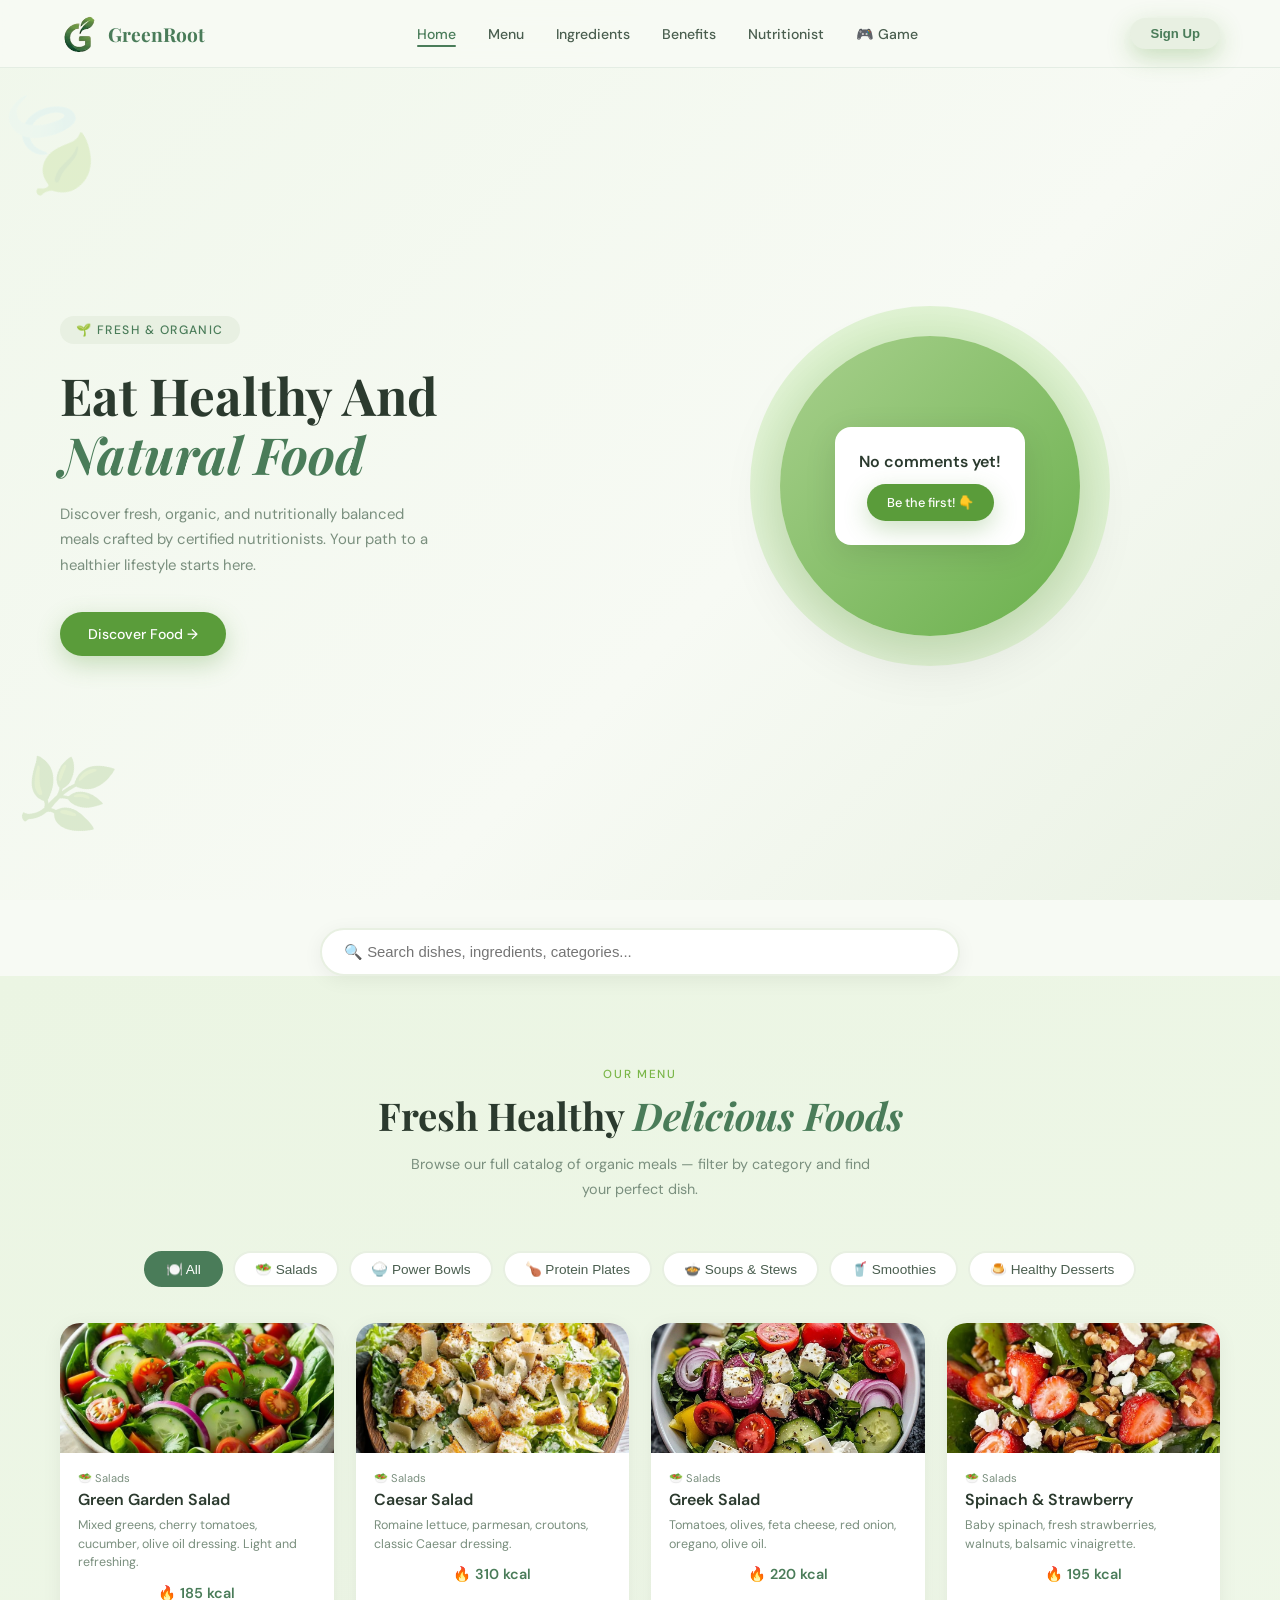
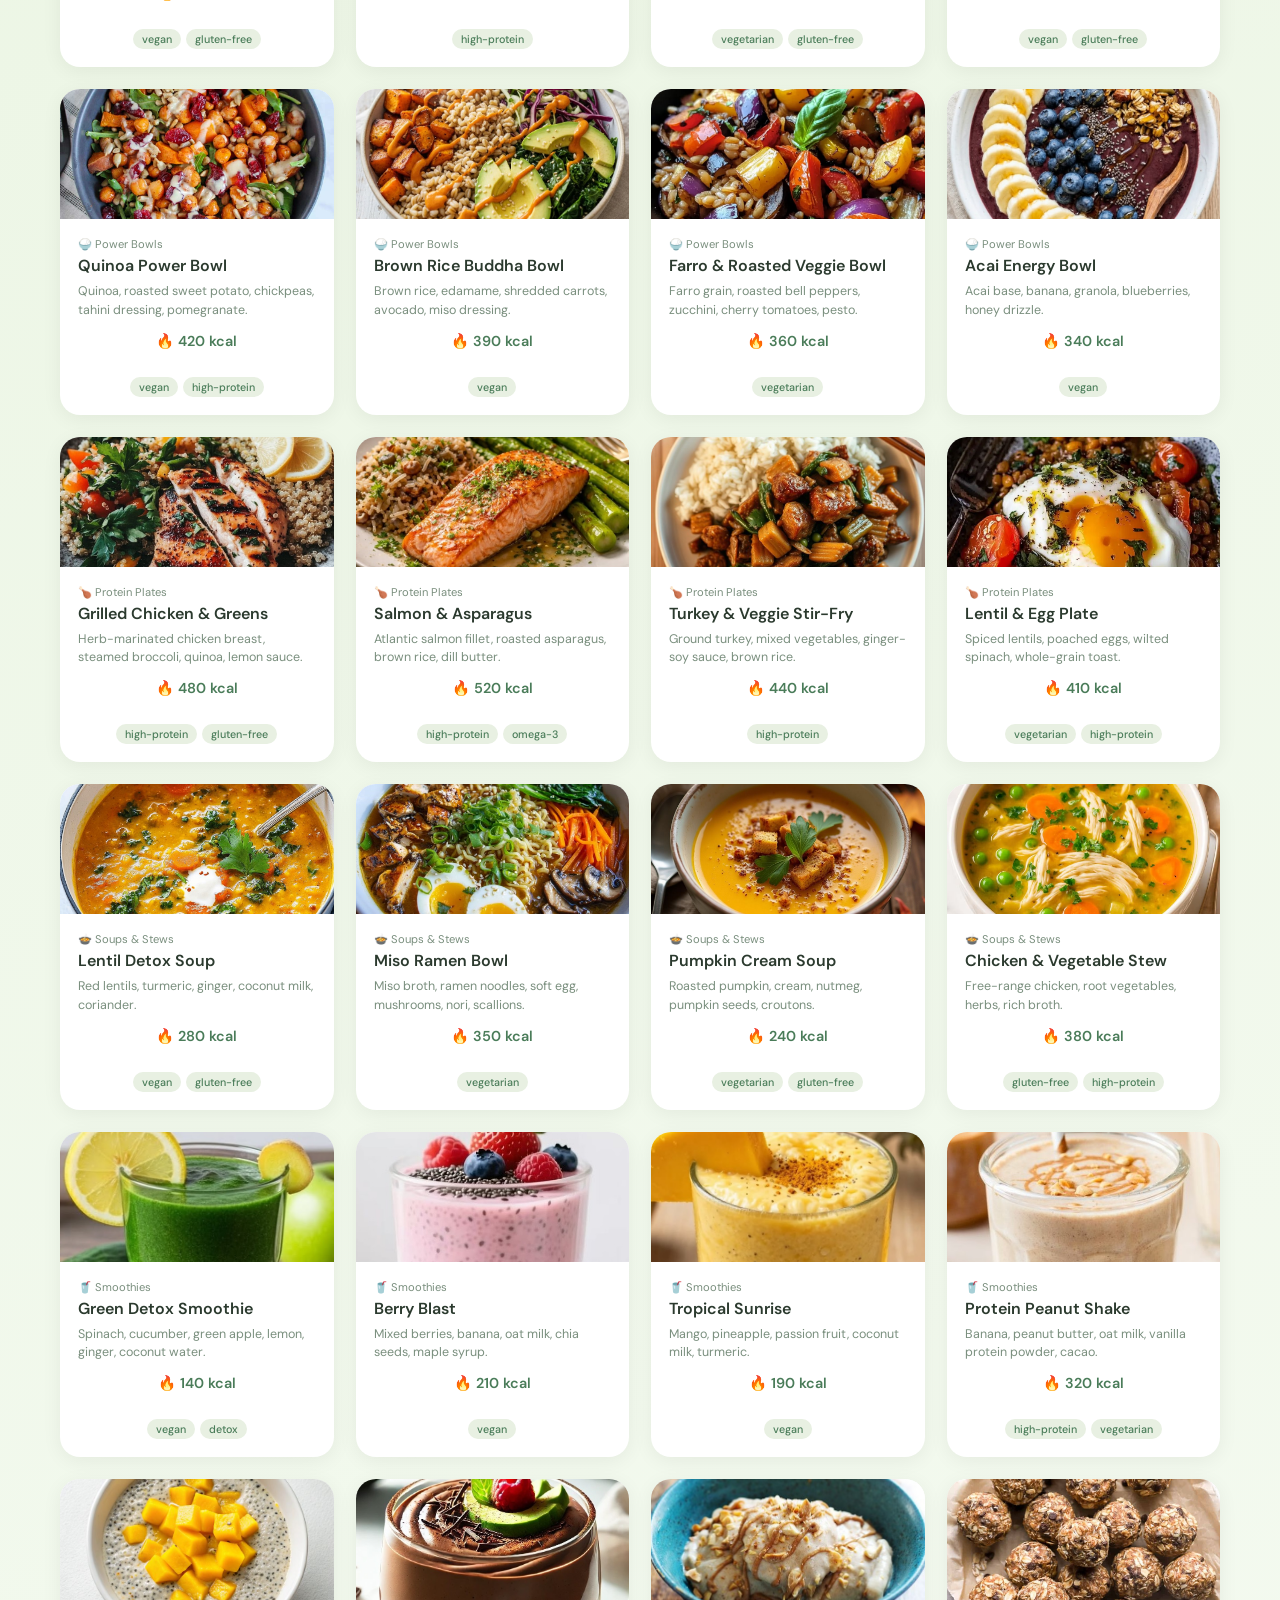
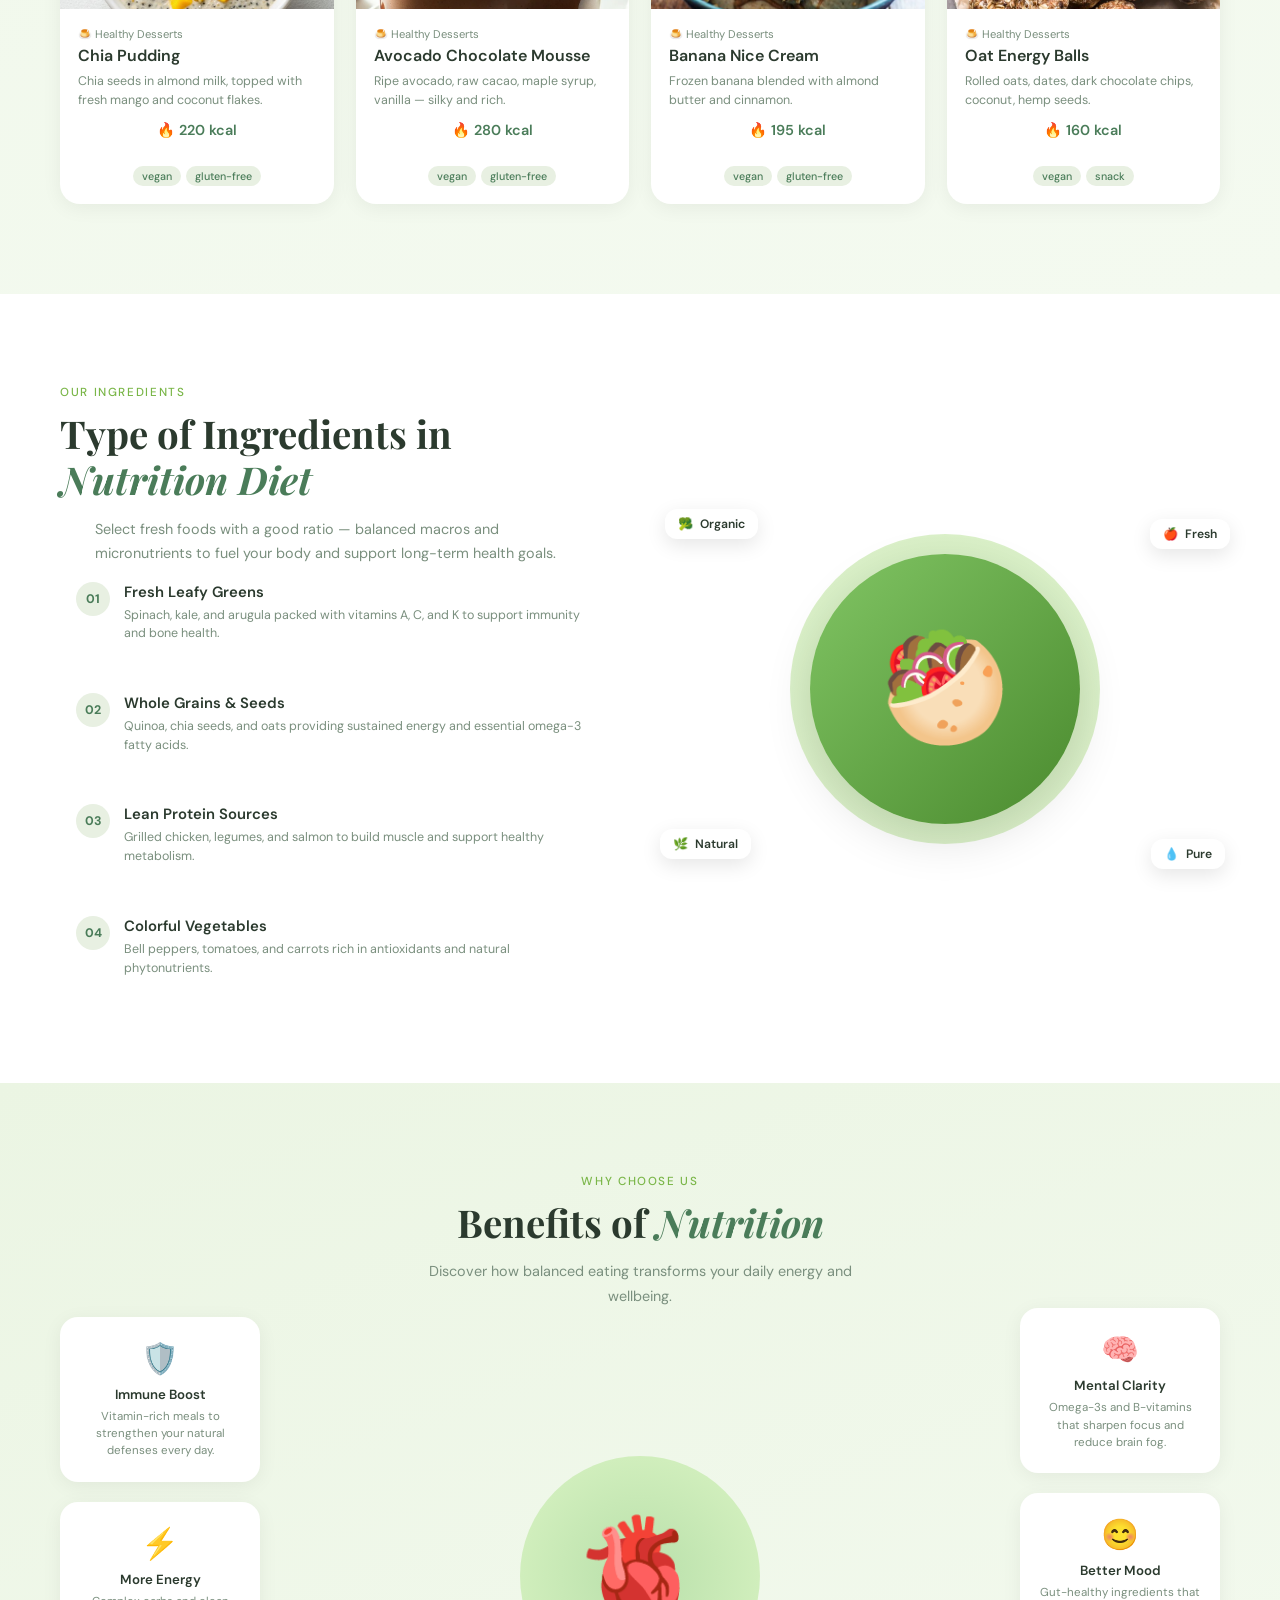
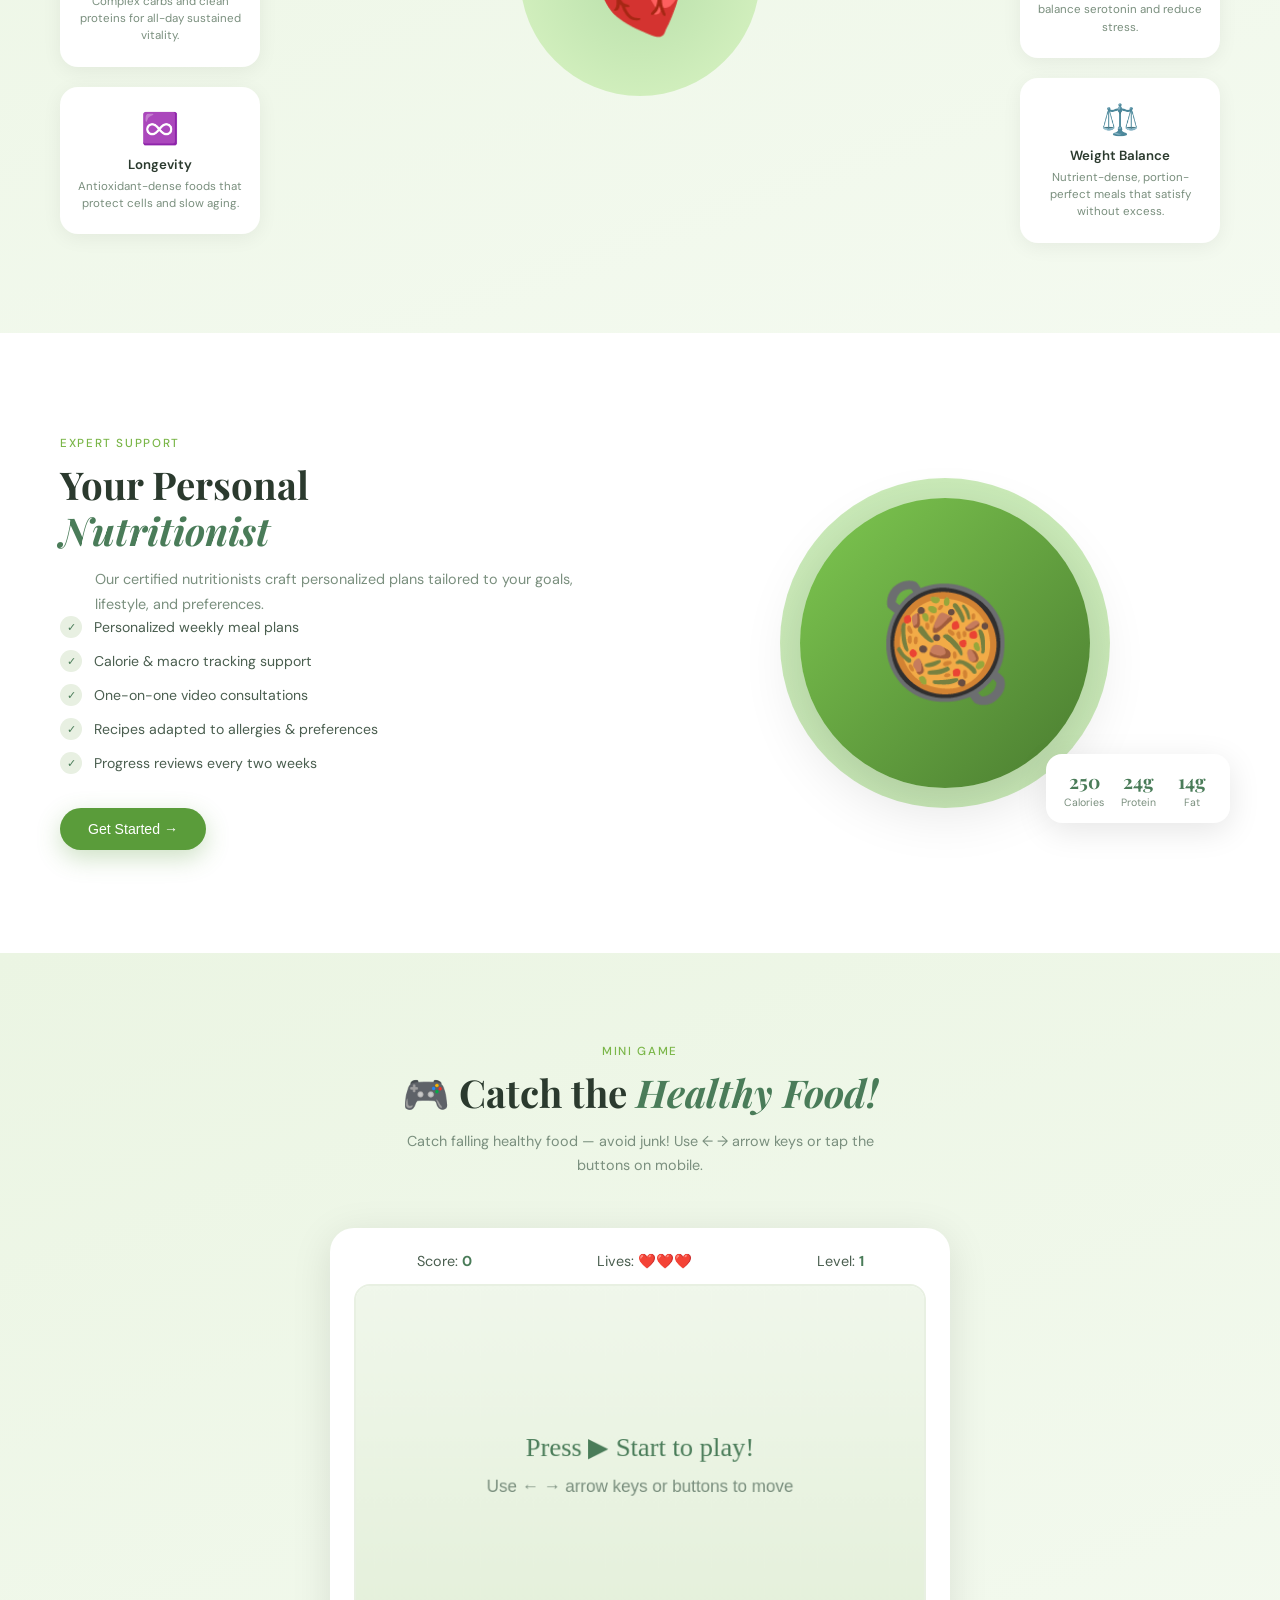
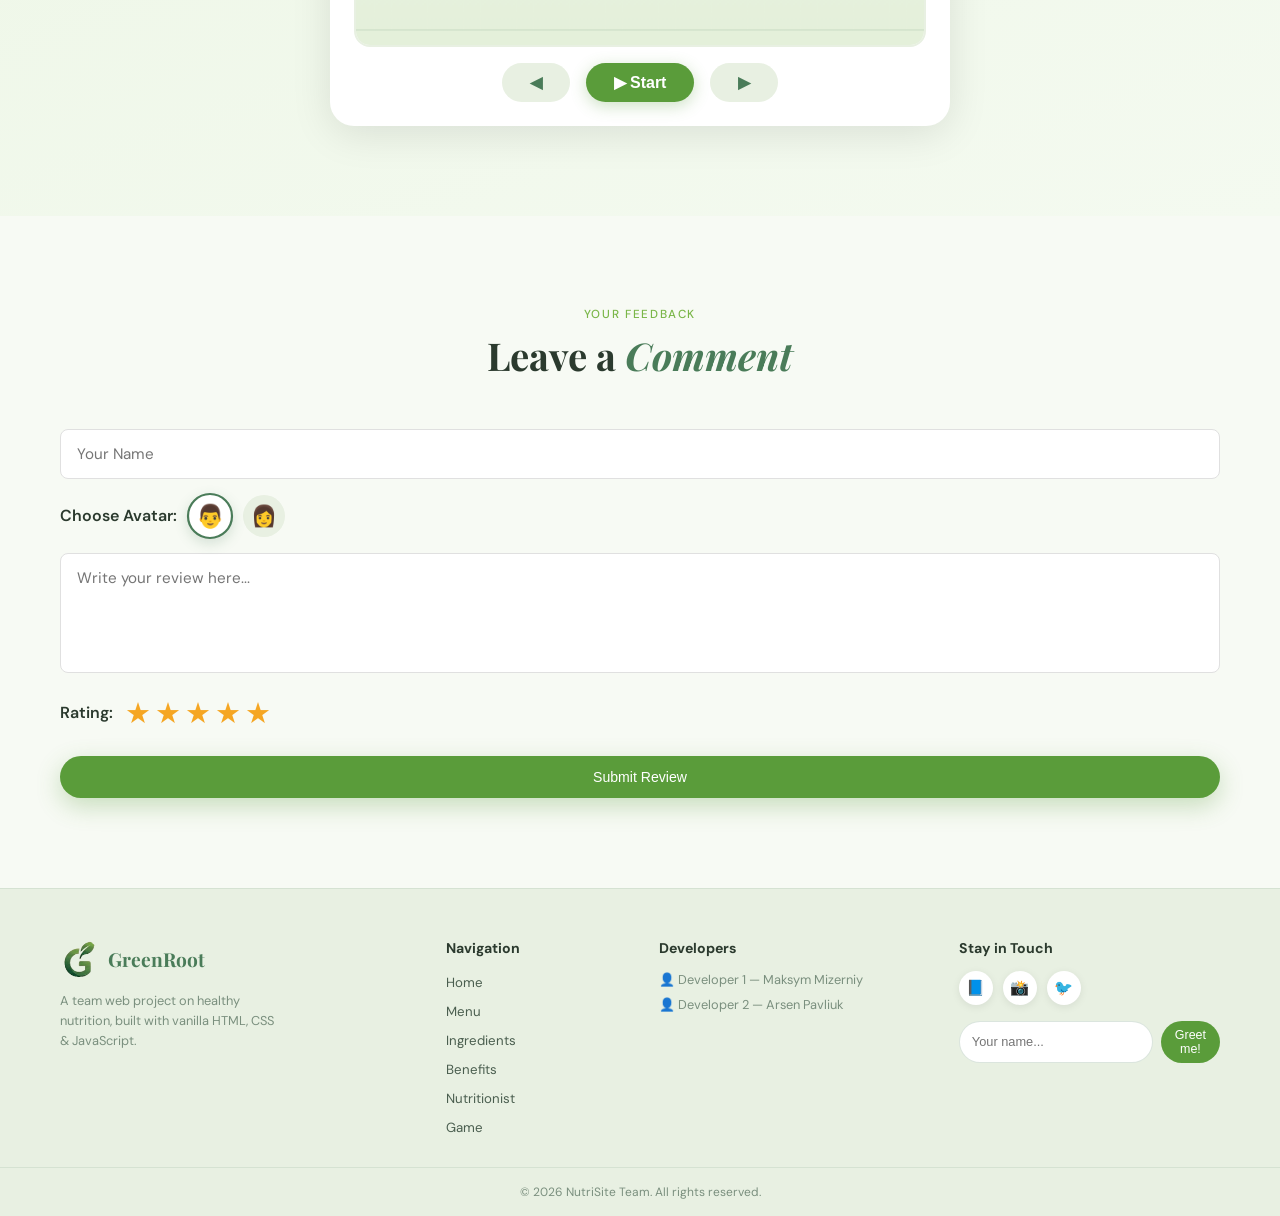
<file: index.html>
<!DOCTYPE html>
<html lang="en">
  <head>
    <meta charset="UTF-8" />
    <meta name="viewport" content="width=device-width, initial-scale=1.0" />
    <link rel="icon" type="image/png" href="images/logo-header.png?v=1" />
    <title>GreenRoot</title>
    <link
      href="https://fonts.googleapis.com/css2?family=Playfair+Display:ital,wght@0,400;0,600;0,700;1,400&family=DM+Sans:wght@300;400;500&display=swap"
      rel="stylesheet"
    />
    <link rel="stylesheet" href="css/style.css" />
  </head>
  <body>
    <nav id="navbar">
      <a href="#" class="logo">
        <span class="logo-icon">
          <img src="images/logo-header.png" alt="GreenRoot Logo" />
        </span>
        GreenRoot
      </a>

      <button class="hamburger" id="hamburger" aria-label="Toggle menu">
        <span></span><span></span><span></span>
      </button>

      <ul class="nav-links" id="nav-links">
        <li><a href="#hero" class="nav-link active">Home</a></li>
        <li><a href="#menu" class="nav-link">Menu</a></li>
        <li><a href="#ingredients" class="nav-link">Ingredients</a></li>
        <li><a href="#benefits" class="nav-link">Benefits</a></li>
        <li><a href="#nutritionist" class="nav-link">Nutritionist</a></li>
        <li><a href="#game" class="nav-link">🎮 Game</a></li>
      </ul>

      <div class="nav-user">
        <button id="openRegBtn" class="btn-primary" style="padding: 8px 20px">
          Sign Up
        </button>
      </div>
    </nav>

    <div id="greetBanner" class="greet-banner hidden">
      <span id="greetText"></span>
      <button
        onclick="document.getElementById('greetBanner').classList.add('hidden')"
      >
        ×
      </button>
    </div>

    <section id="hero">
      <span class="leaf leaf-tl">🍃</span>
      <span class="leaf leaf-bl">🌿</span>

      <div class="hero-content reveal">
        <span class="hero-tag">🌱 Fresh &amp; Organic</span>
        <h1 class="hero-title">Eat Healthy And<br /><em>Natural Food</em></h1>
        <p class="hero-desc">
          Discover fresh, organic, and nutritionally balanced meals crafted by
          certified nutritionists. Your path to a healthier lifestyle starts
          here.
        </p>
        <a href="#menu" class="btn-primary">Discover Food →</a>
      </div>

      <div class="hero-visual">
        <div class="hero-circle"></div>
        <div class="hero-plate">🥗</div>
        <div id="heroReviews"></div>
      </div>
    </section>

    <div class="search-section">
      <input
        type="text"
        id="searchInput"
        placeholder="🔍 Search dishes, ingredients, categories..."
      />
      <div id="searchResults" class="search-results hidden"></div>
    </div>

    <section id="menu">
      <div class="section-header reveal">
        <p class="section-label">Our Menu</p>
        <h2 class="section-title">Fresh Healthy <em>Delicious Foods</em></h2>
        <p class="section-sub">
          Browse our full catalog of organic meals — filter by category and find
          your perfect dish.
        </p>
      </div>
      <div class="cat-tabs" id="catTabs"></div>
      <div class="menu-grid" id="menuGrid">
        <div class="loading-spinner">Loading menu…</div>
      </div>
    </section>

    <section id="ingredients">
      <div>
        <p class="section-label reveal">Our Ingredients</p>
        <h2 class="section-title reveal">
          Type of Ingredients in<br /><em>Nutrition Diet</em>
        </h2>
        <p class="section-sub reveal">
          Select fresh foods with a good ratio — balanced macros and
          micronutrients to fuel your body and support long-term health goals.
        </p>
        <div class="ing-list">
          <div class="ing-item reveal">
            <span class="ing-num">01</span>
            <div class="ing-text">
              <h4>Fresh Leafy Greens</h4>
              <p>
                Spinach, kale, and arugula packed with vitamins A, C, and K to
                support immunity and bone health.
              </p>
            </div>
          </div>
          <div class="ing-item reveal">
            <span class="ing-num">02</span>
            <div class="ing-text">
              <h4>Whole Grains &amp; Seeds</h4>
              <p>
                Quinoa, chia seeds, and oats providing sustained energy and
                essential omega-3 fatty acids.
              </p>
            </div>
          </div>
          <div class="ing-item reveal">
            <span class="ing-num">03</span>
            <div class="ing-text">
              <h4>Lean Protein Sources</h4>
              <p>
                Grilled chicken, legumes, and salmon to build muscle and support
                healthy metabolism.
              </p>
            </div>
          </div>
          <div class="ing-item reveal">
            <span class="ing-num">04</span>
            <div class="ing-text">
              <h4>Colorful Vegetables</h4>
              <p>
                Bell peppers, tomatoes, and carrots rich in antioxidants and
                natural phytonutrients.
              </p>
            </div>
          </div>
        </div>
      </div>
      <div class="ing-visual reveal">
        <div class="ing-circle"></div>
        <div class="ing-bowl">🥙</div>
        <div class="badge badge-tl"><span>🥦</span> Organic</div>
        <div class="badge badge-tr"><span>🍎</span> Fresh</div>
        <div class="badge badge-bl"><span>🌿</span> Natural</div>
        <div class="badge badge-br"><span>💧</span> Pure</div>
      </div>
    </section>

    <section id="benefits">
      <div class="benefits-header reveal">
        <p class="section-label">Why Choose Us</p>
        <h2 class="section-title">Benefits of <em>Nutrition</em></h2>
        <p class="section-sub">
          Discover how balanced eating transforms your daily energy and
          wellbeing.
        </p>
      </div>
      <div class="benefits-grid">
        <div class="benefits-col">
          <div class="benefit-card reveal">
            <div class="benefit-icon">🛡️</div>
            <h4>Immune Boost</h4>
            <p>
              Vitamin-rich meals to strengthen your natural defenses every day.
            </p>
          </div>
          <div class="benefit-card reveal">
            <div class="benefit-icon">⚡</div>
            <h4>More Energy</h4>
            <p>
              Complex carbs and clean proteins for all-day sustained vitality.
            </p>
          </div>
          <div class="benefit-card reveal">
            <div class="benefit-icon">♾️</div>
            <h4>Longevity</h4>
            <p>Antioxidant-dense foods that protect cells and slow aging.</p>
          </div>
        </div>
        <div class="benefits-center reveal">
          <div class="heart-visual">🫀</div>
        </div>
        <div class="benefits-col">
          <div class="benefit-card reveal">
            <div class="benefit-icon">🧠</div>
            <h4>Mental Clarity</h4>
            <p>
              Omega-3s and B-vitamins that sharpen focus and reduce brain fog.
            </p>
          </div>
          <div class="benefit-card reveal">
            <div class="benefit-icon">😊</div>
            <h4>Better Mood</h4>
            <p>
              Gut-healthy ingredients that balance serotonin and reduce stress.
            </p>
          </div>
          <div class="benefit-card reveal">
            <div class="benefit-icon">⚖️</div>
            <h4>Weight Balance</h4>
            <p>
              Nutrient-dense, portion-perfect meals that satisfy without excess.
            </p>
          </div>
        </div>
      </div>
    </section>

    <section id="nutritionist">
      <div class="nutri-content">
        <p class="section-label reveal">Expert Support</p>

        <div id="nutriGuest">
          <h2 class="section-title reveal">
            Your Personal<br /><em>Nutritionist</em>
          </h2>
          <p class="section-sub reveal">
            Our certified nutritionists craft personalized plans tailored to
            your goals, lifestyle, and preferences.
          </p>
          <ul class="nutri-checklist">
            <li class="reveal">
              <span class="check-icon">✓</span> Personalized weekly meal plans
            </li>
            <li class="reveal">
              <span class="check-icon">✓</span> Calorie &amp; macro tracking
              support
            </li>
            <li class="reveal">
              <span class="check-icon">✓</span> One-on-one video consultations
            </li>
            <li class="reveal">
              <span class="check-icon">✓</span> Recipes adapted to allergies
              &amp; preferences
            </li>
            <li class="reveal">
              <span class="check-icon">✓</span> Progress reviews every two weeks
            </li>
          </ul>
          <button id="mainRegBtn" class="btn-primary">Get Started →</button>
        </div>

        <div id="nutriPersonal" class="hidden">
          <h2 class="section-title">
            <em id="userNameDisplay">Your</em> Personal Plan
          </h2>
          <p
            id="personalAdvice"
            class="section-sub"
            style="
              font-weight: 600;
              color: var(--green-primary);
              margin-bottom: 20px;
            "
          ></p>
          <div
            id="recommendedDishes"
            style="display: grid; gap: 14px; margin-bottom: 24px"
          ></div>

          <button
            id="resetUserBtn"
            class="btn-primary"
            style="
              background: transparent;
              color: var(--green-primary);
              border: 2px solid var(--green-primary);
              box-shadow: none;
            "
          >
            ✏️ Change Goal
          </button>
        </div>
      </div>

      <div class="nutri-visual reveal">
        <div class="nutri-circle"></div>
        <div class="nutri-bowl">🥘</div>
        <div class="nutri-stats">
          <div>
            <div class="stat-val" id="statCalories">250</div>
            <div class="stat-lbl">Calories</div>
          </div>
          <div>
            <div class="stat-val" id="statProtein">24g</div>
            <div class="stat-lbl">Protein</div>
          </div>
          <div>
            <div class="stat-val" id="statFat">14g</div>
            <div class="stat-lbl">Fat</div>
          </div>
        </div>
      </div>
    </section>

    <section id="game">
      <div class="section-header reveal">
        <p class="section-label">Mini Game</p>
        <h2 class="section-title">🎮 Catch the <em>Healthy Food!</em></h2>
        <p class="section-sub">
          Catch falling healthy food — avoid junk! Use ← → arrow keys or tap the
          buttons on mobile.
        </p>
      </div>
      <div class="game-wrapper reveal">
        <div class="game-hud">
          <span>Score: <strong id="gameScore">0</strong></span>
          <span>Lives: <strong id="gameLives">❤️❤️❤️</strong></span>
          <span>Level: <strong id="gameLevel">1</strong></span>
        </div>
        <canvas id="gameCanvas" width="600" height="380"></canvas>
        <div class="game-controls">
          <button class="game-btn" id="btnLeft">◀</button>
          <button class="game-btn" id="btnStart" onclick="startGame()">
            ▶ Start
          </button>
          <button class="game-btn" id="btnRight">▶</button>
        </div>
        <div id="gameOver" class="game-over hidden">
          <h3>Game Over!</h3>
          <p>Your score: <strong id="finalScore">0</strong></p>
          <button onclick="startGame()">Play Again</button>
        </div>
      </div>
    </section>

    <section id="reviews-form-section">
      <div class="section-header reveal">
        <p class="section-label">Your Feedback</p>
        <h2 class="section-title">Leave a <em>Comment</em></h2>
      </div>
      <div class="review-form-wrapper reveal">
        <input type="text" id="reviewName" placeholder="Your Name" />
        <div class="avatar-selector">
          <label>Choose Avatar:</label>
          <button class="avatar-btn active" data-avatar="👨">👨</button>
          <button class="avatar-btn" data-avatar="👩">👩</button>
        </div>
        <textarea
          id="reviewText"
          placeholder="Write your review here..."
        ></textarea>
        <div class="rating-selector">
          <label>Rating:</label>
          <div class="stars-input" id="starRating">
            <span data-val="1">★</span>
            <span data-val="2">★</span>
            <span data-val="3">★</span>
            <span data-val="4">★</span>
            <span data-val="5">★</span>
          </div>
        </div>
        <button
          id="submitReviewBtn"
          class="btn-primary"
          style="width: 100%; justify-content: center"
        >
          Submit Review
        </button>
      </div>
    </section>

    <footer>
      <div class="footer-inner">
        <div class="footer-col">
          <div class="logo" style="margin-bottom: 12px">
            <span class="logo-icon">
              <img
                src="images/logo-header.png"
                alt="GreenRoot Logo"
                style="width: 100%; height: 100%; object-fit: contain"
              />
            </span>
            GreenRoot
          </div>
          <p class="footer-about">
            A team web project on healthy nutrition, built with vanilla HTML,
            CSS &amp; JavaScript.
          </p>
        </div>
        <div class="footer-col">
          <h4>Navigation</h4>
          <ul class="footer-links">
            <li><a href="#hero">Home</a></li>
            <li><a href="#menu">Menu</a></li>
            <li><a href="#ingredients">Ingredients</a></li>
            <li><a href="#benefits">Benefits</a></li>
            <li><a href="#nutritionist">Nutritionist</a></li>
            <li><a href="#game">Game</a></li>
          </ul>
        </div>
        <div class="footer-col">
          <h4>Developers</h4>
          <ul class="footer-team">
            <li>👤 Developer 1 — Maksym Mizerniy</li>
            <li>👤 Developer 2 — Arsen Pavliuk</li>
          </ul>
        </div>
        <div class="footer-col">
          <h4>Stay in Touch</h4>
          <div class="footer-socials">
            <a href="#" class="social-btn" title="Facebook">📘</a>
            <a
              href="https://www.instagram.com/slimservicestore/"
              class="social-btn"
              title="Instagram"
              >📸</a
            >
            <a href="#" class="social-btn" title="Twitter">🐦</a>
          </div>
          <div class="footer-greet">
            <input type="text" id="footerName" placeholder="Your name..." />
            <button id="footerGreetBtn">Greet me!</button>
          </div>
        </div>
      </div>
      <div class="footer-bottom">
        <p>© 2026 NutriSite Team. All rights reserved.</p>
      </div>
    </footer>

    <div id="modal" class="modal hidden">
      <div class="modal-overlay" onclick="closeModal()"></div>
      <div class="modal-box">
        <button class="modal-close" onclick="closeModal()">×</button>
        <div id="modalContent"></div>
      </div>
    </div>

    <div id="regModal" class="modal hidden">
      <div class="modal-overlay" id="regModalOverlay"></div>
      <div class="modal-box">
        <button class="modal-close" id="closeRegModal">×</button>
        <h3 class="modal-title">Join GreenRoot 🌱</h3>
        <p class="modal-desc">
          Fill in your details to get a personalized nutrition plan
        </p>
        <div style="display: grid; gap: 14px; margin-top: 10px">
          <div>
            <label
              style="
                font-size: 0.85rem;
                font-weight: 600;
                color: #555;
                display: block;
                margin-bottom: 5px;
              "
              >Your Name</label
            >
            <input
              type="text"
              id="regName"
              placeholder="e.g. Alex"
              style="
                width: 100%;
                padding: 11px 14px;
                border-radius: 10px;
                border: 1.5px solid #dde8d0;
                font-size: 1rem;
                box-sizing: border-box;
                outline: none;
              "
            />
          </div>
          <div>
            <label
              style="
                font-size: 0.85rem;
                font-weight: 600;
                color: #555;
                display: block;
                margin-bottom: 5px;
              "
              >Your Weight (kg)</label
            >
            <input
              type="number"
              id="regWeight"
              placeholder="e.g. 70"
              min="30"
              max="250"
              style="
                width: 100%;
                padding: 11px 14px;
                border-radius: 10px;
                border: 1.5px solid #dde8d0;
                font-size: 1rem;
                box-sizing: border-box;
                outline: none;
              "
            />
          </div>
          <div>
            <label
              style="
                font-size: 0.85rem;
                font-weight: 600;
                color: #555;
                display: block;
                margin-bottom: 5px;
              "
              >Your Goal</label
            >
            <select
              id="regGoal"
              style="
                width: 100%;
                padding: 11px 14px;
                border-radius: 10px;
                border: 1.5px solid #dde8d0;
                font-size: 1rem;
                background: white;
                box-sizing: border-box;
                outline: none;
              "
            >
              <option value="gain">🏋️ Gain Muscle / Mass</option>
              <option value="lose">🥗 Lose Weight</option>
              <option value="balance">🏃 Maintain &amp; Balance</option>
            </select>
          </div>
          <p
            id="regError"
            style="color: #e05c5c; font-size: 0.85rem; margin: 0; display: none"
          >
            ⚠️ Please fill in all fields.
          </p>
          <button
            id="regSubmitBtn"
            class="btn-primary"
            style="justify-content: center"
          >
            Get My Plan →
          </button>
        </div>
      </div>
    </div>

    <script src="js/data.js"></script>
    <script src="js/app.js"></script>
    <script src="js/game.js"></script>
  </body>
</html>
</file>
<file: css/style.css>
:root {
  --green-primary: #4a7c59;
  --green-light: #7ab648;
  --green-pale: #e8f0e2;
  --green-btn: #5a9c3a;
  --text-dark: #2b3a2e;
  --text-mid: #4a5e4f;
  --text-light: #7a8f7e;
  --white: #ffffff;
  --cream: #f7faf4;
}

*,
*::before,
*::after {
  box-sizing: border-box;
  margin: 0;
  padding: 0;
}

html {
  scroll-behavior: smooth;
}

body {
  font-family: "DM Sans", sans-serif;
  background: var(--cream);
  color: var(--text-dark);
  overflow-x: hidden;
}

#navbar {
  position: fixed;
  top: 0;
  left: 0;
  right: 0;
  z-index: 200;
  display: flex;
  align-items: center;
  gap: 20px;
  padding: 0 60px;
  height: 68px;
  background: rgba(247, 250, 244, 0.94);
  backdrop-filter: blur(14px);
  border-bottom: 1px solid rgba(74, 124, 89, 0.1);
}

.logo {
  display: flex;
  align-items: center;
  gap: 8px;
  font-family: "Playfair Display", serif;
  font-size: 1.2rem;
  font-weight: 700;
  color: var(--green-primary);
  text-decoration: none;
}

.logo-icon {
  width: 40px;
  height: 40px;
  border-radius: 50%;
  display: flex;
  align-items: center;
  justify-content: center;
  overflow: hidden;

  font-size: 0;
  color: transparent;
}

.logo-icon img {
  width: 100%;
  height: 100%;
  object-fit: cover;
}

.nav-links {
  display: flex;
  gap: 32px;
  list-style: none;
  margin: 0 auto;
}

.nav-links a {
  text-decoration: none;
  font-size: 0.88rem;
  font-weight: 500;
  color: var(--text-mid);
  transition: color 0.2s;
  position: relative;
}

.nav-links a.active,
.nav-links a:hover {
  color: var(--green-primary);
}

.nav-links a.active::after {
  content: "";
  position: absolute;
  bottom: -4px;
  left: 0;
  right: 0;
  height: 2px;
  background: var(--green-primary);
  border-radius: 2px;
}

.nav-user {
  display: flex;
  align-items: center;
  gap: 8px;
  flex-shrink: 0;
}

.nav-user input {
  padding: 6px 12px;
  border-radius: 100px;
  border: 1.5px solid var(--green-pale);
  background: white;
  font-size: 0.82rem;
  outline: none;
  width: 150px;
  transition: border-color 0.2s;
}

.nav-user input:focus {
  border-color: var(--green-primary);
}

.nav-user button {
  padding: 6px 14px;
  border-radius: 100px;
  border: none;
  background: var(--green-pale);
  color: var(--green-primary);
  font-size: 0.82rem;
  font-weight: 600;
  cursor: pointer;
  transition: background 0.2s;
}

.nav-user button:hover {
  background: #d0e8c0;
}

.hamburger {
  display: none;
  flex-direction: column;
  gap: 5px;
  background: none;
  border: none;
  cursor: pointer;
  padding: 4px;
  margin-left: auto;
}

.hamburger span {
  display: block;
  width: 24px;
  height: 2px;
  background: var(--green-primary);
  border-radius: 2px;
  transition: transform 0.3s, opacity 0.3s;
}

.hamburger.active span:nth-child(1) {
  transform: translateY(7px) rotate(45deg);
}
.hamburger.active span:nth-child(2) {
  opacity: 0;
}
.hamburger.active span:nth-child(3) {
  transform: translateY(-7px) rotate(-45deg);
}

.greet-banner {
  position: fixed;
  top: 68px;
  left: 0;
  right: 0;
  z-index: 190;
  background: var(--green-primary);
  color: white;
  display: flex;
  align-items: center;
  justify-content: space-between;
  padding: 12px 60px;
  font-size: 0.9rem;
  font-weight: 500;
  animation: slideDown 0.4s ease;
}

.greet-banner button {
  background: none;
  border: none;
  color: white;
  font-size: 1.3rem;
  cursor: pointer;
  line-height: 1;
}

.greet-banner.hidden {
  display: none;
}

@keyframes slideDown {
  from {
    transform: translateY(-100%);
  }
  to {
    transform: translateY(0);
  }
}

#hero {
  min-height: 100vh;
  padding: 72px 60px 0;
  display: grid;
  grid-template-columns: 1fr 1fr;
  align-items: center;
  position: relative;
  overflow: hidden;
  background: linear-gradient(135deg, #f0f7eb 0%, #f7faf4 60%, #eaf2e4 100%);
}

.leaf {
  position: absolute;
  opacity: 0.16;
  pointer-events: none;
  font-size: 6rem;
}

.leaf-tl {
  top: 80px;
  left: -10px;
  transform: rotate(-30deg);
}
.leaf-bl {
  bottom: 60px;
  left: 20px;
  transform: rotate(20deg);
  font-size: 4.5rem;
}

.hero-content {
  padding: 40px 0;
  z-index: 2;
}

.hero-tag {
  display: inline-block;
  background: var(--green-pale);
  color: var(--green-primary);
  font-size: 0.76rem;
  font-weight: 500;
  letter-spacing: 0.12em;
  text-transform: uppercase;
  padding: 6px 16px;
  border-radius: 100px;
  margin-bottom: 22px;
}

.hero-title {
  font-family: "Playfair Display", serif;
  font-size: clamp(2.2rem, 4vw, 3.4rem);
  font-weight: 700;
  line-height: 1.15;
  margin-bottom: 18px;
}

.hero-title em {
  font-style: italic;
  color: var(--green-primary);
}

.hero-desc {
  font-size: 0.93rem;
  line-height: 1.7;
  color: var(--text-light);
  max-width: 380px;
  margin-bottom: 34px;
}

.btn-primary {
  display: inline-flex;
  align-items: center;
  gap: 8px;
  background: var(--green-btn);
  color: white;
  font-size: 0.88rem;
  font-weight: 500;
  padding: 13px 28px;
  border-radius: 100px;
  text-decoration: none;
  cursor: pointer;
  border: none;
  transition: transform 0.2s, box-shadow 0.2s;
  box-shadow: 0 8px 24px rgba(90, 156, 58, 0.3);
}

.btn-primary:hover {
  transform: translateY(-2px);
  box-shadow: 0 12px 32px rgba(90, 156, 58, 0.4);
}

.hero-visual {
  position: relative;
  display: flex;
  align-items: center;
  justify-content: center;
  height: 500px;
}

.hero-circle {
  width: 360px;
  height: 360px;
  border-radius: 50%;
  background: radial-gradient(
    circle,
    #c8e6b4 0%,
    #d8f0c8 60%,
    transparent 100%
  );
  position: absolute;
  top: 50%;
  left: 50%;
  transform: translate(-50%, -50%);
}

.hero-plate {
  width: 300px;
  height: 300px;
  border-radius: 50%;
  background: linear-gradient(135deg, #a8d08d, #6ab04c);
  display: flex;
  align-items: center;
  justify-content: center;
  font-size: 7.5rem;
  box-shadow: 0 20px 60px rgba(0, 0, 0, 0.12);
  position: relative;
  z-index: 2;
}

.review-card {
  position: absolute;
  background: white;
  border-radius: 16px;
  padding: 14px 18px;
  box-shadow: 0 8px 32px rgba(0, 0, 0, 0.1);
  max-width: 185px;
  z-index: 3;
  animation: floatY 4s ease-in-out infinite;
}

.review-card:first-of-type {
  bottom: 60px;
  left: -10px;
}
.review-card:last-of-type {
  bottom: 100px;
  right: -10px;
  animation-delay: 1.5s;
}

@keyframes floatY {
  0%,
  100% {
    transform: translateY(0);
  }
  50% {
    transform: translateY(-8px);
  }
}

.review-avatar {
  display: flex;
  align-items: center;
  gap: 8px;
  margin-bottom: 6px;
}
.avatar-icon {
  width: 26px;
  height: 26px;
  border-radius: 50%;
  background: var(--green-pale);
  display: flex;
  align-items: center;
  justify-content: center;
  font-size: 0.8rem;
}
.review-name {
  font-size: 0.76rem;
  font-weight: 600;
}
.stars {
  color: #f5a623;
  font-size: 0.63rem;
  margin-bottom: 4px;
}
.review-text {
  font-size: 0.68rem;
  line-height: 1.5;
  color: var(--text-light);
}

.search-section {
  position: relative;
  max-width: 680px;
  margin: 0 auto;
  padding: 28px 20px 0;
}

.search-section input {
  width: 100%;
  padding: 14px 22px;
  border-radius: 100px;
  border: 2px solid var(--green-pale);
  background: white;
  font-size: 0.93rem;
  outline: none;
  transition: border-color 0.2s;
  box-shadow: 0 4px 20px rgba(0, 0, 0, 0.06);
}

.search-section input:focus {
  border-color: var(--green-primary);
}

.search-results {
  position: absolute;
  top: calc(100% - 6px);
  left: 20px;
  right: 20px;
  background: white;
  border-radius: 16px;
  box-shadow: 0 8px 32px rgba(0, 0, 0, 0.12);
  z-index: 100;
  overflow: hidden;
}

.search-results.hidden {
  display: none;
}

.search-item {
  display: flex;
  align-items: center;
  gap: 12px;
  padding: 12px 18px;
  cursor: pointer;
  transition: background 0.15s;
  font-size: 0.88rem;
}

.search-item:hover {
  background: var(--green-pale);
}
.search-item small {
  color: var(--text-light);
  margin-left: 4px;
}
.search-price {
  margin-left: auto;
  color: var(--green-primary);
  font-weight: 600;
}

.search-thumb {
  width: 32px;
  height: 32px;
  display: flex;
  align-items: center;
  justify-content: center;
  font-size: 1.2rem;
  flex-shrink: 0;
}

.search-thumb img {
  width: 32px;
  height: 32px;
  object-fit: cover;
  border-radius: 8px;
}

#menu {
  background: linear-gradient(160deg, #ebf5e3 0%, #f4faf0 100%);
}

.cat-tabs {
  display: flex;
  flex-wrap: wrap;
  gap: 10px;
  justify-content: center;
  margin-bottom: 36px;
}

.cat-tab {
  padding: 8px 20px;
  border-radius: 100px;
  border: 2px solid var(--green-pale);
  background: white;
  color: var(--text-mid);
  font-size: 0.85rem;
  font-weight: 500;
  cursor: pointer;
  transition: all 0.2s;
}

.cat-tab:hover,
.cat-tab.active {
  background: var(--green-primary);
  color: white;
  border-color: var(--green-primary);
}

.menu-grid {
  display: grid;
  grid-template-columns: repeat(auto-fill, minmax(260px, 1fr));
  gap: 22px;
}

.dish-card {
  background: white;
  border-radius: 20px;
  overflow: hidden;
  box-shadow: 0 4px 20px rgba(0, 0, 0, 0.06);
  cursor: pointer;
  transition: transform 0.25s, box-shadow 0.25s;

  display: flex;
  flex-direction: column;
  height: 100%;
}

.dish-card:hover {
  transform: translateY(-5px);
  box-shadow: 0 12px 36px rgba(0, 0, 0, 0.12);
}

.dish-icon {
  height: 130px;
  background: linear-gradient(135deg, #d8f0c8, #b8e0a0);
  display: flex;
  align-items: center;
  justify-content: center;
  font-size: 4rem;
  overflow: hidden;
}

.dish-icon--photo {
  background: none;
  font-size: 0;
}
.dish-icon--photo img {
  width: 100%;
  height: 100%;
  object-fit: cover;
  display: block;
}

.dish-info {
  padding: 18px;
  display: flex;
  flex-direction: column;
  flex-grow: 1;
}
.dish-cat {
  font-size: 0.7rem;
  color: var(--text-light);
  margin-bottom: 4px;
}
.dish-name {
  font-size: 1rem;
  font-weight: 600;
  margin-bottom: 6px;
}
.dish-desc {
  font-size: 0.78rem;
  color: var(--text-light);
  line-height: 1.5;
  margin-bottom: 12px;
}
.dish-meta {
  display: flex;
  justify-content: space-between;
  align-items: center;
  margin-bottom: 10px;
}
.dish-cal {
  font-size: 0.78rem;
  color: var(--text-mid);
}
.dish-price {
  font-size: 0.95rem;
  font-weight: 700;
  color: var(--green-primary);
}
.dish-tags {
  display: flex;
  flex-wrap: wrap;
  gap: 5px;
  margin-top: auto;
  padding-top: 12px;
}
.tag {
  padding: 3px 9px;
  border-radius: 100px;
  background: var(--green-pale);
  color: var(--green-primary);
  font-size: 0.67rem;
  font-weight: 500;
}

section {
  padding: 90px 60px;
}
.section-header {
  text-align: center;
  margin-bottom: 50px;
}
.section-label {
  font-size: 0.73rem;
  font-weight: 500;
  letter-spacing: 0.14em;
  text-transform: uppercase;
  color: var(--green-light);
  margin-bottom: 10px;
}
.section-title {
  font-family: "Playfair Display", serif;
  font-size: clamp(1.8rem, 3vw, 2.6rem);
  font-weight: 700;
  line-height: 1.2;
  margin-bottom: 14px;
}
.section-title em {
  font-style: italic;
  color: var(--green-primary);
}
.section-sub {
  font-size: 0.9rem;
  color: var(--text-light);
  line-height: 1.7;
  max-width: 480px;
  margin: 0 auto;
}

#ingredients {
  display: grid;
  grid-template-columns: 1fr 1fr;
  gap: 60px;
  align-items: center;
  background: white;
}
.ing-list {
  display: flex;
  flex-direction: column;
  gap: 18px;
}
.ing-item {
  display: flex;
  align-items: flex-start;
  gap: 14px;
  padding: 16px;
  border-radius: 14px;
  transition: background 0.2s;
  cursor: default;
}
.ing-item:hover {
  background: var(--green-pale);
}
.ing-num {
  width: 34px;
  height: 34px;
  border-radius: 50%;
  flex-shrink: 0;
  background: var(--green-pale);
  display: flex;
  align-items: center;
  justify-content: center;
  font-size: 0.78rem;
  font-weight: 700;
  color: var(--green-primary);
}
.ing-text h4 {
  font-size: 0.93rem;
  font-weight: 600;
  margin-bottom: 4px;
}
.ing-text p {
  font-size: 0.78rem;
  color: var(--text-light);
  line-height: 1.5;
}

.ing-visual {
  position: relative;
  height: 400px;
  display: flex;
  align-items: center;
  justify-content: center;
}
.ing-circle {
  width: 310px;
  height: 310px;
  border-radius: 50%;
  background: radial-gradient(
    circle,
    #c5e6ae 0%,
    #daf0c8 70%,
    transparent 100%
  );
  position: absolute;
}
.ing-bowl {
  width: 270px;
  height: 270px;
  border-radius: 50%;
  background: linear-gradient(135deg, #81c564, #4a8a2e);
  display: flex;
  align-items: center;
  justify-content: center;
  font-size: 6.5rem;
  z-index: 2;
  box-shadow: 0 16px 48px rgba(0, 0, 0, 0.12);
}
.badge {
  position: absolute;
  background: white;
  border-radius: 12px;
  padding: 7px 13px;
  display: flex;
  align-items: center;
  gap: 7px;
  box-shadow: 0 6px 20px rgba(0, 0, 0, 0.1);
  z-index: 3;
  font-size: 0.76rem;
  font-weight: 600;
}
.badge-tl {
  top: 20px;
  left: -5px;
}
.badge-tr {
  top: 30px;
  right: -10px;
}
.badge-bl {
  bottom: 30px;
  left: -10px;
}
.badge-br {
  bottom: 20px;
  right: -5px;
}

#benefits {
  background: linear-gradient(160deg, #ebf5e3 0%, #f4faf0 100%);
  text-align: center;
}
.benefits-grid {
  display: grid;
  grid-template-columns: 200px 1fr 200px;
  gap: 28px;
  align-items: center;
}
.benefits-col {
  display: flex;
  flex-direction: column;
  gap: 20px;
}
.benefit-card {
  background: white;
  border-radius: 18px;
  padding: 22px 18px;
  text-align: center;
  box-shadow: 0 4px 20px rgba(0, 0, 0, 0.06);
  transition: transform 0.25s, box-shadow 0.25s;
  cursor: default;
}
.benefit-card:hover {
  transform: translateY(-4px);
  box-shadow: 0 12px 36px rgba(0, 0, 0, 0.1);
}
.benefit-icon {
  font-size: 1.9rem;
  margin-bottom: 8px;
}
.benefit-card h4 {
  font-size: 0.83rem;
  font-weight: 600;
  margin-bottom: 5px;
}
.benefit-card p {
  font-size: 0.72rem;
  color: var(--text-light);
  line-height: 1.5;
}
.benefits-center {
  display: flex;
  align-items: center;
  justify-content: center;
}
.heart-visual {
  width: 240px;
  height: 240px;
  border-radius: 50%;
  background: radial-gradient(
    circle,
    #b8dfaa 0%,
    #d0eebc 70%,
    transparent 100%
  );
  display: flex;
  align-items: center;
  justify-content: center;
  font-size: 7rem;
  animation: pulse 3s ease-in-out infinite;
}

@keyframes pulse {
  0%,
  100% {
    transform: scale(1);
  }
  50% {
    transform: scale(1.04);
  }
}

#nutritionist {
  display: grid;
  grid-template-columns: 1fr 1fr;
  gap: 60px;
  align-items: center;
  background: white;
}
.nutri-checklist {
  list-style: none;
  display: flex;
  flex-direction: column;
  gap: 12px;
  margin-bottom: 34px;
}
.nutri-checklist li {
  display: flex;
  align-items: center;
  gap: 12px;
  font-size: 0.88rem;
  color: var(--text-mid);
}
.check-icon {
  width: 22px;
  height: 22px;
  border-radius: 50%;
  flex-shrink: 0;
  background: var(--green-pale);
  display: flex;
  align-items: center;
  justify-content: center;
  color: var(--green-primary);
  font-size: 0.68rem;
}
.nutri-visual {
  position: relative;
  height: 440px;
  display: flex;
  align-items: center;
  justify-content: center;
}
.nutri-circle {
  width: 330px;
  height: 330px;
  border-radius: 50%;
  background: radial-gradient(
    circle,
    #b8dfaa 0%,
    #caeab8 70%,
    transparent 100%
  );
  position: absolute;
}
.nutri-bowl {
  width: 290px;
  height: 290px;
  border-radius: 50%;
  background: linear-gradient(135deg, #7ec850, #4a7c30);
  display: flex;
  align-items: center;
  justify-content: center;
  font-size: 7rem;
  z-index: 2;
  box-shadow: 0 20px 60px rgba(0, 0, 0, 0.12);
}
.nutri-stats {
  position: absolute;
  right: -10px;
  bottom: 40px;
  background: white;
  border-radius: 16px;
  padding: 14px 18px;
  box-shadow: 0 8px 32px rgba(0, 0, 0, 0.1);
  z-index: 3;
  display: grid;
  grid-template-columns: repeat(3, 1fr);
  gap: 14px;
  text-align: center;
}
.stat-val {
  font-family: "Playfair Display", serif;
  font-size: 1.2rem;
  font-weight: 700;
  color: var(--green-primary);
}
.stat-lbl {
  font-size: 0.66rem;
  color: var(--text-light);
  margin-top: 2px;
}

#game {
  background: linear-gradient(160deg, #ebf5e3 0%, #f4faf0 100%);
}
.game-wrapper {
  max-width: 620px;
  margin: 0 auto;
  background: white;
  border-radius: 24px;
  padding: 24px;
  box-shadow: 0 8px 40px rgba(0, 0, 0, 0.1);
}
.game-hud {
  display: flex;
  justify-content: space-around;
  margin-bottom: 14px;
  font-size: 0.9rem;
  color: var(--text-mid);
}
.game-hud strong {
  color: var(--green-primary);
}
#gameCanvas {
  display: block;
  width: 100%;
  max-width: 600px;
  border-radius: 16px;
  border: 2px solid var(--green-pale);
}
.game-controls {
  display: flex;
  justify-content: center;
  gap: 16px;
  margin-top: 16px;
}
.game-btn {
  padding: 10px 28px;
  border-radius: 100px;
  border: none;
  background: var(--green-pale);
  color: var(--green-primary);
  font-size: 1rem;
  font-weight: 600;
  cursor: pointer;
  transition: background 0.2s;
}
.game-btn:hover {
  background: #c8e0b0;
}
#btnStart {
  background: var(--green-btn);
  color: white;
  box-shadow: 0 4px 16px rgba(90, 156, 58, 0.3);
}
.game-over {
  text-align: center;
  padding: 20px;
  margin-top: 16px;
  background: var(--green-pale);
  border-radius: 16px;
}
.game-over h3 {
  font-family: "Playfair Display", serif;
  font-size: 1.6rem;
  margin-bottom: 8px;
  color: var(--green-primary);
}
.game-over p {
  margin-bottom: 14px;
  color: var(--text-mid);
}
.game-over button {
  padding: 10px 26px;
  border-radius: 100px;
  border: none;
  background: var(--green-btn);
  color: white;
  font-size: 0.9rem;
  cursor: pointer;
}
.game-over.hidden {
  display: none;
}

.modal {
  position: fixed;
  inset: 0;
  z-index: 300;
  display: flex;
  align-items: center;
  justify-content: center;
}
.modal.hidden {
  display: none;
}
.modal-overlay {
  position: absolute;
  inset: 0;
  background: rgba(0, 0, 0, 0.45);
}
.modal-box {
  position: relative;
  background: white;
  border-radius: 24px;
  padding: 36px;
  max-width: 440px;
  width: 90%;
  z-index: 1;
  animation: modalIn 0.3s ease;
}

@keyframes modalIn {
  from {
    transform: scale(0.9);
    opacity: 0;
  }
  to {
    transform: scale(1);
    opacity: 1;
  }
}

.modal-close {
  position: absolute;
  top: 16px;
  right: 20px;
  background: none;
  border: none;
  font-size: 1.6rem;
  cursor: pointer;
  color: var(--text-light);
}
.modal-icon {
  font-size: 5rem;
  text-align: center;
  margin-bottom: 10px;
}
.modal-icon--photo {
  font-size: 0;
  display: flex;
  justify-content: center;
  margin-bottom: 16px;
}
.modal-icon--photo img {
  width: 180px;
  height: 180px;
  object-fit: cover;
  border-radius: 50%;
  box-shadow: 0 8px 32px rgba(0, 0, 0, 0.14);
}

.modal-cat {
  font-size: 0.72rem;
  color: var(--text-light);
  text-align: center;
  margin-bottom: 4px;
}
.modal-title {
  font-family: "Playfair Display", serif;
  font-size: 1.5rem;
  text-align: center;
  margin-bottom: 12px;
}
.modal-desc {
  font-size: 0.88rem;
  color: var(--text-light);
  line-height: 1.6;
  text-align: center;
  margin-bottom: 20px;
}
.modal-macros {
  display: flex;
  justify-content: center;
  gap: 28px;
  margin-bottom: 18px;
}
.macro {
  text-align: center;
}
.macro-val {
  display: block;
  font-weight: 700;
  font-size: 1rem;
  color: var(--text-dark);
}
.macro-lbl {
  font-size: 0.7rem;
  color: var(--text-light);
}
.modal-price {
  text-align: center;
  font-size: 1.5rem;
  font-weight: 700;
  color: var(--green-primary);
  margin-bottom: 20px;
}

footer {
  background: var(--green-pale);
  border-top: 1px solid rgba(74, 124, 89, 0.12);
}
.footer-inner {
  display: grid;
  grid-template-columns: 2fr 1fr 1.5fr 1.5fr;
  gap: 40px;
  padding: 50px 60px 30px;
}
.footer-col h4 {
  font-size: 0.88rem;
  font-weight: 700;
  margin-bottom: 14px;
  color: var(--text-dark);
}
.footer-about {
  font-size: 0.8rem;
  color: var(--text-light);
  line-height: 1.6;
  max-width: 220px;
}
.footer-links,
.footer-team {
  list-style: none;
  display: flex;
  flex-direction: column;
  gap: 8px;
}
.footer-links a {
  text-decoration: none;
  font-size: 0.83rem;
  color: var(--text-mid);
  transition: color 0.2s;
}
.footer-links a:hover {
  color: var(--green-primary);
}
.footer-team li {
  font-size: 0.8rem;
  color: var(--text-light);
}
.footer-socials {
  display: flex;
  gap: 10px;
  margin-bottom: 16px;
}
.social-btn {
  width: 34px;
  height: 34px;
  border-radius: 50%;
  background: white;
  display: flex;
  align-items: center;
  justify-content: center;
  font-size: 0.95rem;
  text-decoration: none;
  box-shadow: 0 2px 8px rgba(0, 0, 0, 0.08);
  transition: transform 0.2s;
}
.social-btn:hover {
  transform: translateY(-2px);
}
.footer-greet {
  display: flex;
  gap: 8px;
}
.footer-greet input {
  flex: 1;
  padding: 7px 12px;
  border-radius: 100px;
  border: 1.5px solid rgba(74, 124, 89, 0.2);
  background: white;
  font-size: 0.8rem;
  outline: none;
}
.footer-greet button {
  padding: 7px 14px;
  border-radius: 100px;
  border: none;
  background: var(--green-btn);
  color: white;
  font-size: 0.78rem;
  cursor: pointer;
}
.footer-bottom {
  border-top: 1px solid rgba(74, 124, 89, 0.12);
  padding: 16px 60px;
  text-align: center;
}
.footer-bottom p {
  font-size: 0.75rem;
  color: var(--text-light);
}

.reveal {
  opacity: 0;
  transform: translateY(28px);
  transition: opacity 0.65s ease, transform 0.65s ease;
}
.reveal.visible {
  opacity: 1;
  transform: translateY(0);
}

@media (max-width: 1199px) {
  #navbar,
  #hero,
  section,
  .greet-banner {
    padding-left: 40px;
    padding-right: 40px;
  }
  .footer-inner {
    padding: 40px 40px 28px;
    gap: 30px;
  }
  .footer-bottom {
    padding: 14px 40px;
  }
  .benefits-grid {
    grid-template-columns: 180px 1fr 180px;
  }
}

@media (max-width: 991px) {
  .hamburger {
    display: flex;
  }
  .nav-links {
    display: none;
    flex-direction: column;
    gap: 0;
    position: absolute;
    top: 68px;
    left: 0;
    right: 0;
    background: rgba(247, 250, 244, 0.98);
    backdrop-filter: blur(14px);
    border-bottom: 1px solid rgba(74, 124, 89, 0.12);
    padding: 16px 0;
  }
  .nav-links.open {
    display: flex;
  }
  .nav-links li {
    text-align: center;
  }
  .nav-links a {
    display: block;
    padding: 12px 20px;
    font-size: 0.95rem;
  }
  .nav-user input {
    width: 120px;
  }

  #hero {
    grid-template-columns: 1fr;
    padding-top: 100px;
    gap: 40px;
  }
  .hero-visual {
    height: 360px;
  }
  .hero-circle {
    width: 290px;
    height: 290px;
  }
  .hero-plate {
    width: 240px;
    height: 240px;
    font-size: 6rem;
  }

  #ingredients,
  #nutritionist {
    grid-template-columns: 1fr;
  }
  .ing-visual,
  .nutri-visual {
    height: 300px;
    order: -1;
  }
  .ing-bowl,
  .nutri-bowl {
    width: 220px;
    height: 220px;
    font-size: 5.5rem;
  }
  .nutri-stats {
    right: auto;
    bottom: -10px;
  }

  .benefits-grid {
    grid-template-columns: 1fr 1fr;
  }
  .benefits-center {
    grid-column: 1/-1;
    order: -1;
  }
  .heart-visual {
    width: 160px;
    height: 160px;
    font-size: 4.5rem;
  }
  .footer-inner {
    grid-template-columns: 1fr 1fr;
  }
}

@media (max-width: 767px) {
  #navbar,
  #hero,
  section,
  .greet-banner,
  .footer-bottom {
    padding-left: 20px;
    padding-right: 20px;
  }
  .nav-user input {
    width: 100px;
    font-size: 0.76rem;
  }
  .menu-grid {
    grid-template-columns: repeat(auto-fill, minmax(220px, 1fr));
  }
  .benefits-grid {
    grid-template-columns: 1fr;
  }
  .benefits-col {
    flex-direction: row;
    flex-wrap: wrap;
    justify-content: center;
  }
  .footer-inner {
    grid-template-columns: 1fr;
    padding: 30px 20px 20px;
  }
}

@media (max-width: 575px) {
  #navbar {
    height: 60px;
  }
  .nav-links {
    top: 60px;
  }
  .logo {
    font-size: 1rem;
  }
  .nav-user {
    display: none;
  }
  .hero-title {
    font-size: 2rem;
  }
  .hero-plate {
    width: 200px;
    height: 200px;
    font-size: 5rem;
  }
  .hero-visual {
    height: 300px;
  }
  .cat-tab {
    padding: 6px 14px;
    font-size: 0.78rem;
  }
  .menu-grid {
    grid-template-columns: 1fr;
  }
  .benefits-col {
    flex-direction: column;
    align-items: center;
  }
  #gameCanvas {
    height: 260px;
  }
  .section-title {
    font-size: 1.6rem;
  }
}
#reviewName {
  width: 100%;
  padding: 14px 16px;
  border: 1px solid #e0e0e0;
  border-radius: 8px;
  outline: none;
  font-family: inherit;
  font-size: 0.95rem;
  margin-bottom: 16px;
  transition: border-color 0.2s;
}
#reviewName:focus {
  border-color: var(--green-primary);
}

#reviewText {
  width: 100%;
  height: 120px;
  padding: 14px 16px;
  border: 1px solid #e0e0e0;
  border-radius: 8px;
  resize: none;
  font-family: inherit;
  outline: none;
  font-size: 0.95rem;
  margin-bottom: 16px;
  transition: border-color 0.2s;
}
#reviewText:focus {
  border-color: var(--green-primary);
}

.avatar-selector {
  display: flex;
  align-items: center;
  gap: 12px;
  margin-bottom: 16px;
}
.avatar-selector label,
.rating-selector label {
  font-size: 1rem;
  font-weight: 600;
  color: var(--text-dark);
}
.avatar-btn {
  background: var(--green-pale);
  border: 2px solid transparent;
  border-radius: 50%;
  width: 42px;
  height: 42px;
  font-size: 1.3rem;
  cursor: pointer;
  transition: all 0.2s;
  display: flex;
  align-items: center;
  justify-content: center;
}
.avatar-btn.active {
  border-color: var(--green-primary);
  background: white;
  transform: scale(1.1);
  box-shadow: 0 4px 12px rgba(74, 124, 89, 0.2);
}

.rating-selector {
  display: flex;
  align-items: center;
  gap: 12px;
  margin-bottom: 24px;
}
.stars-input {
  display: flex;
  gap: 4px;
  cursor: pointer;
  font-size: 1.8rem;
}
.stars-input span {
  color: #ccc;
  transition: color 0.1s, transform 0.1s;
}
.stars-input span:hover {
  transform: scale(1.15);
}

.review-pos-1 {
  bottom: 60px !important;
  left: -10px !important;
  top: auto !important;
  right: auto !important;
  animation: floatY 4s ease-in-out infinite !important;
}

.review-pos-2 {
  bottom: 100px !important;
  right: -20px !important;
  top: auto !important;
  left: auto !important;
  animation: floatY 4.5s ease-in-out infinite alternate !important;
  animation-delay: 0.5s !important;
}

.review-pos-3 {
  top: 60px !important;
  right: -10px !important;
  bottom: auto !important;
  left: auto !important;
  animation: floatY 5s ease-in-out infinite !important;
  animation-delay: 1s !important;
}

.review-pos-4 {
  top: 40px !important;
  left: 0px !important;
  bottom: auto !important;
  right: auto !important;
  animation: floatY 4.2s ease-in-out infinite alternate !important;
  animation-delay: 1.5s !important;
}
.modal-flip-container {
  perspective: 1000px;
  width: 100%;
  cursor: pointer;
}

.modal-flip-inner {
  position: relative;
  width: 100%;
  transition: transform 0.6s cubic-bezier(0.4, 0.2, 0.2, 1);
  transform-style: preserve-3d;
}

.modal-flip-container.flipped .modal-flip-inner {
  transform: rotateY(180deg);
}

.modal-front,
.modal-back {
  width: 100%;
  backface-visibility: hidden;
}

.modal-front {
  position: relative;
  z-index: 2;
}

.modal-back {
  position: absolute;
  top: 0;
  left: 0;
  width: 100%;
  height: 100%;
  transform: rotateY(180deg);
  display: flex;
  flex-direction: column;
  justify-content: center;
  align-items: center;
  background: white;
  border-radius: 20px;
}

.flip-hint {
  text-align: center;
  font-size: 0.75rem;
  color: var(--text-light);
  margin-top: 15px;
  opacity: 0.7;
}
.hidden {
  display: none !important;
}
</file>
